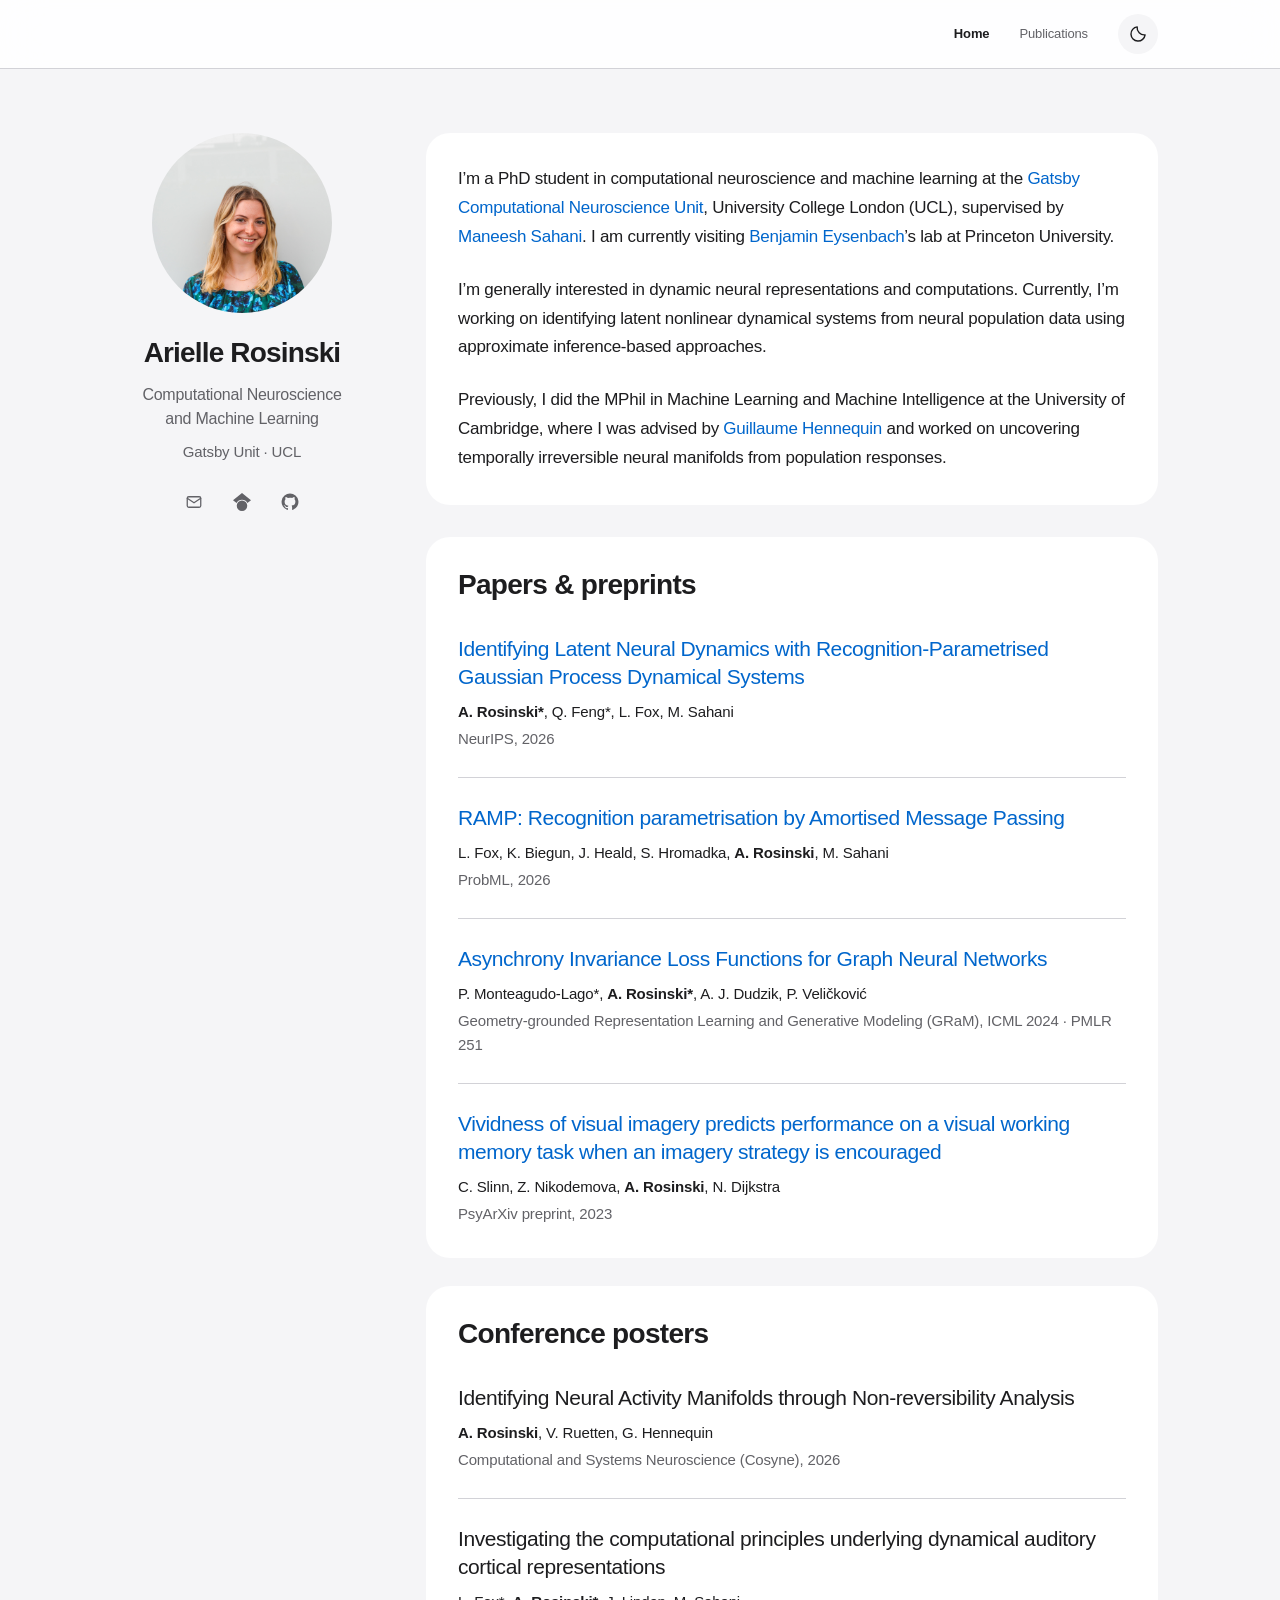
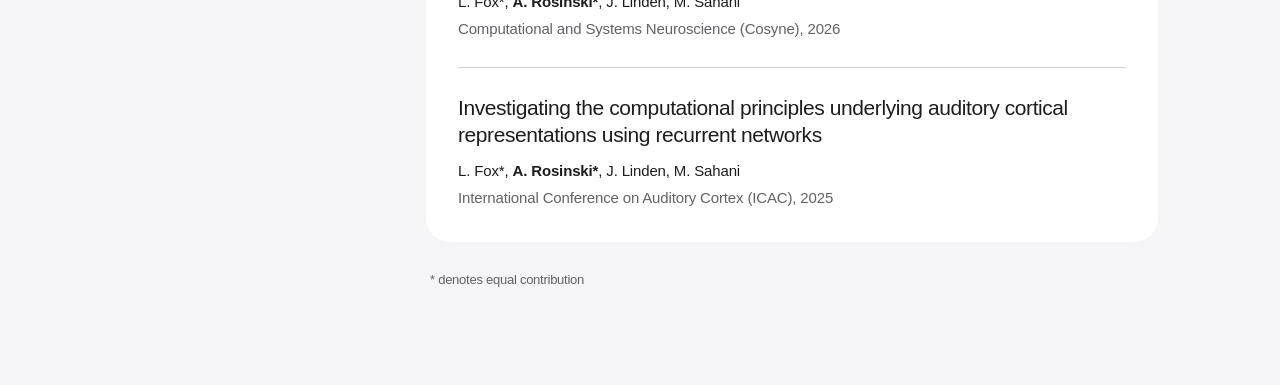
<file: index.html>
<!doctype html>
<html lang="en">
<head>
  <meta charset="utf-8">
  <meta name="viewport" content="width=device-width, initial-scale=1">
  <title>Arielle Rosinski | Computational Neuroscience &amp; Machine Learning</title>
  <meta name="description" content="Arielle Rosinski, PhD student at UCL’s Gatsby Unit. Research in computational neuroscience, machine learning, neural population dynamics and approximate inference.">
  <link rel="canonical" href="https://ariellerosinski.github.io/">
  <meta property="og:title" content="Arielle Rosinski">
  <meta property="og:description" content="Arielle Rosinski, PhD student at UCL’s Gatsby Unit. Research in computational neuroscience, machine learning, neural population dynamics and approximate inference.">
  <meta property="og:type" content="website">
  <meta property="og:url" content="https://ariellerosinski.github.io/">
  <meta property="og:image" content="https://ariellerosinski.github.io/assets/img/arielle-rosinski.jpg">
  <script type="application/ld+json">
  {
    "@context": "https://schema.org",
    "@type": "ProfilePage",
    "url": "https://ariellerosinski.github.io/",
    "name": "Arielle Rosinski | Computational Neuroscience & Machine Learning",
    "mainEntity": {
      "@type": "Person",
      "@id": "https://ariellerosinski.github.io/#person",
      "name": "Arielle Rosinski",
      "url": "https://ariellerosinski.github.io/",
      "image": "https://ariellerosinski.github.io/assets/img/arielle-rosinski.jpg",
      "description": "PhD student in computational neuroscience and machine learning at the Gatsby Computational Neuroscience Unit, University College London (UCL), researching dynamic neural representations and nonlinear dynamical systems using approximate inference.",
      "affiliation": {
        "@type": "Organization",
        "name": "Gatsby Computational Neuroscience Unit",
        "url": "https://www.ucl.ac.uk/life-sciences/gatsby",
        "parentOrganization": {
          "@type": "CollegeOrUniversity",
          "name": "University College London",
          "alternateName": "UCL"
        }
      },
      "knowsAbout": [
        "Computational neuroscience",
        "Machine learning",
        "Dynamic neural representations",
        "Neural population data",
        "Latent nonlinear dynamical systems",
        "Approximate inference"
      ],
      "sameAs": [
        "https://scholar.google.com/citations?user=RhxSyCEAAAAJ&hl=en",
        "https://github.com/ariellerosinski"
      ]
    }
  }
  </script>
  <link rel="icon" href="./assets/img/favicon.svg?v=neural-raster-1" type="image/svg+xml">
  <link rel="icon" href="./assets/img/neural-raster-32.png" type="image/png" sizes="32x32">
  <link rel="icon" href="./assets/img/neural-raster-64.png" type="image/png" sizes="64x64">
  <link rel="icon" href="./assets/img/neural-raster-512.png" type="image/png" sizes="512x512">
  <script src="./assets/js/theme.5fb4ff00ee53.js"></script>
  <link rel="stylesheet" href="./assets/css/style.73c10dc1ecda.css">
</head>
<body class="home-page">
  <a class="skip-link" href="#main-content">Skip to content</a>
  <header class="site-header">
      <nav class="navigation" aria-label="Main navigation">
          <a href="#home" aria-current="location">Home</a>
          <a href="#publications">Publications</a>
          <button class="theme-toggle" type="button" aria-label="Switch to dark theme" title="Switch to dark theme" hidden>
            <svg class="moon-icon" viewBox="0 0 24 24" fill="none" stroke="currentColor" stroke-width="1.7" stroke-linecap="round" stroke-linejoin="round" aria-hidden="true" focusable="false"><path d="M20.5 13A8.5 8.5 0 0 1 11 3.5 8.5 8.5 0 1 0 20.5 13Z"/></svg>
            <svg class="sun-icon" viewBox="0 0 24 24" fill="none" stroke="currentColor" stroke-width="1.7" stroke-linecap="round" aria-hidden="true" focusable="false"><circle cx="12" cy="12" r="4"/><path d="M12 2v2m0 16v2M2 12h2m16 0h2M4.93 4.93l1.42 1.42m11.3 11.3 1.42 1.42M4.93 19.07l1.42-1.42m11.3-11.3 1.42-1.42"/></svg>
          </button>
        </nav>
  </header>
  <div class="layout">
    <header class="profile" aria-label="Profile">
      <div class="profile-inner">
        <a class="portrait-link" href="#home" aria-label="Arielle Rosinski — home">
          <img class="portrait" src="./assets/img/arielle-rosinski.jpg" alt="Arielle Rosinski" width="180" height="180">
        </a>
        <div class="profile-copy">
          <h1 class="profile-name"><a href="#home">Arielle Rosinski</a></h1>
          <p class="affiliation">Computational Neuroscience<br>and Machine Learning<span class="institution">Gatsby Unit · UCL</span></p>
          <div class="profile-links">
            <a href="mailto:arielle.rosinski.19@ucl.ac.uk" aria-label="Email Arielle Rosinski at arielle.rosinski.19@ucl.ac.uk" title="Email">
              <svg viewBox="0 0 24 24" fill="none" stroke="currentColor" stroke-width="1.7" stroke-linecap="round" stroke-linejoin="round" aria-hidden="true" focusable="false"><rect x="3" y="5" width="18" height="14" rx="2"/><path d="m3 7 9 6 9-6"/></svg>
            </a>
            <a class="scholar-link" href="https://scholar.google.com/citations?user=RhxSyCEAAAAJ&amp;hl=en" aria-label="Arielle Rosinski on Google Scholar" title="Google Scholar" target="_blank" rel="noopener noreferrer">
              <svg viewBox="0 0 24 24" fill="currentColor" aria-hidden="true" focusable="false"><path d="M12 24a7 7 0 1 1 0-14 7 7 0 0 1 0 14zM12 0 0 9.5l4.838 3.94A8 8 0 0 1 12 9a8 8 0 0 1 7.162 4.44L24 9.5 12 0z"/></svg>
            </a>
            <a href="https://github.com/ariellerosinski" aria-label="Arielle Rosinski on GitHub" title="GitHub" target="_blank" rel="noopener noreferrer">
              <svg viewBox="0 0 24 24" fill="currentColor" aria-hidden="true"><path d="M12 .75a11.25 11.25 0 0 0-3.56 21.92c.56.1.77-.24.77-.54v-2.1c-3.13.68-3.79-1.33-3.79-1.33-.51-1.3-1.25-1.65-1.25-1.65-1.02-.7.08-.69.08-.69 1.13.08 1.72 1.16 1.72 1.16 1 1.72 2.63 1.22 3.27.94.1-.73.39-1.22.72-1.5-2.5-.28-5.13-1.25-5.13-5.57 0-1.23.44-2.23 1.16-3.01-.12-.28-.5-1.43.11-2.98 0 0 .95-.3 3.1 1.15A10.8 10.8 0 0 1 12 6.17c.96 0 1.92.13 2.82.38 2.15-1.46 3.09-1.15 3.09-1.15.62 1.55.23 2.7.12 2.98.72.78 1.15 1.78 1.15 3.01 0 4.33-2.63 5.29-5.14 5.57.4.35.77 1.03.77 2.08v3.09c0 .3.2.65.78.54A11.25 11.25 0 0 0 12 .75Z"/></svg>
            </a>
          </div>
        </div>
      </div>
    </header>
    <div class="content">
      <main id="main-content">
        <section id="home" class="biography" aria-label="Home" tabindex="-1">
          <p>I’m a PhD student in computational neuroscience and machine learning at the <a href="https://www.ucl.ac.uk/life-sciences/gatsby" target="_blank" rel="noopener noreferrer">Gatsby Computational Neuroscience Unit</a>, University College London (UCL), supervised by <a href="https://www.gatsby.ucl.ac.uk/~maneesh/" target="_blank" rel="noopener noreferrer">Maneesh Sahani</a>. I am currently visiting <a href="https://ben-eysenbach.github.io/" target="_blank" rel="noopener noreferrer">Benjamin Eysenbach</a>’s lab at Princeton University.</p>
          <p>I’m generally interested in dynamic neural representations and computations. Currently, I’m working on identifying latent nonlinear dynamical systems from neural population data using approximate inference-based approaches.</p>
          <p>Previously, I did the MPhil in Machine Learning and Machine Intelligence at the University of Cambridge, where I was advised by <a href="https://cbl.eng.cam.ac.uk/people/gjeh2/" target="_blank" rel="noopener noreferrer">Guillaume Hennequin</a> and worked on uncovering temporally irreversible neural manifolds from population responses.</p>
        </section>
        <section id="publications" aria-label="Publications" tabindex="-1">
          <section class="publication-section" aria-labelledby="papers">
            <h2 id="papers">Papers & preprints</h2>
            <ol class="publication-list">
              <li class="publication">
                <article>
                  <h3><a href="https://arxiv.org/abs/2611.17487" target="_blank" rel="noopener noreferrer">Identifying Latent Neural Dynamics with Recognition-Parametrised Gaussian Process Dynamical Systems</a></h3>
                  <p class="authors"><strong>A. Rosinski*</strong>, Q. Feng*, L. Fox, M. Sahani</p>
                  <p class="venue">NeurIPS, 2026</p>
                </article>
              </li>
              <li class="publication">
                <article>
                  <h3><a href="https://arxiv.org/abs/2607.18883" target="_blank" rel="noopener noreferrer">RAMP: Recognition parametrisation by Amortised Message Passing</a></h3>
                  <p class="authors">L. Fox, K. Biegun, J. Heald, S. Hromadka, <strong>A. Rosinski</strong>, M. Sahani</p>
                  <p class="venue">ProbML, 2026</p>
                </article>
              </li>
              <li class="publication">
                <article>
                  <h3><a href="https://proceedings.mlr.press/v251/monteagudo-lago24a.html" target="_blank" rel="noopener noreferrer">Asynchrony Invariance Loss Functions for Graph Neural Networks</a></h3>
                  <p class="authors">P. Monteagudo-Lago*, <strong>A. Rosinski*</strong>, A. J. Dudzik, P. Veličković</p>
                  <p class="venue">Geometry-grounded Representation Learning and Generative Modeling (GRaM), ICML 2024 · PMLR 251</p>
                </article>
              </li>
              <li class="publication">
                <article>
                  <h3><a href="https://doi.org/10.31234/osf.io/34wsv" target="_blank" rel="noopener noreferrer">Vividness of visual imagery predicts performance on a visual working memory task when an imagery strategy is encouraged</a></h3>
                  <p class="authors">C. Slinn, Z. Nikodemova, <strong>A. Rosinski</strong>, N. Dijkstra</p>
                  <p class="venue">PsyArXiv preprint, 2023</p>
                </article>
              </li>
            </ol>
          </section>
          <section class="publication-section" aria-labelledby="posters">
            <h2 id="posters">Conference posters</h2>
            <ol class="publication-list">
              <li class="publication">
                <article>
                  <h3>Identifying Neural Activity Manifolds through Non-reversibility Analysis</h3>
                  <p class="authors"><strong>A. Rosinski</strong>, V. Ruetten, G. Hennequin</p>
                  <p class="venue">Computational and Systems Neuroscience (Cosyne), 2026</p>
                </article>
              </li>
              <li class="publication">
                <article>
                  <h3>Investigating the computational principles underlying dynamical auditory cortical representations</h3>
                  <p class="authors">L. Fox*, <strong>A. Rosinski*</strong>, J. Linden, M. Sahani</p>
                  <p class="venue">Computational and Systems Neuroscience (Cosyne), 2026</p>
                </article>
              </li>
              <li class="publication">
                <article>
                  <h3>Investigating the computational principles underlying auditory cortical representations using recurrent networks</h3>
                  <p class="authors">L. Fox*, <strong>A. Rosinski*</strong>, J. Linden, M. Sahani</p>
                  <p class="venue">International Conference on Auditory Cortex (ICAC), 2025</p>
                </article>
              </li>
            </ol>
          </section>
          <p class="publication-note">* denotes equal contribution</p>
        </section>
      </main>
    </div>
  </div>
</body>
</html>
</file>
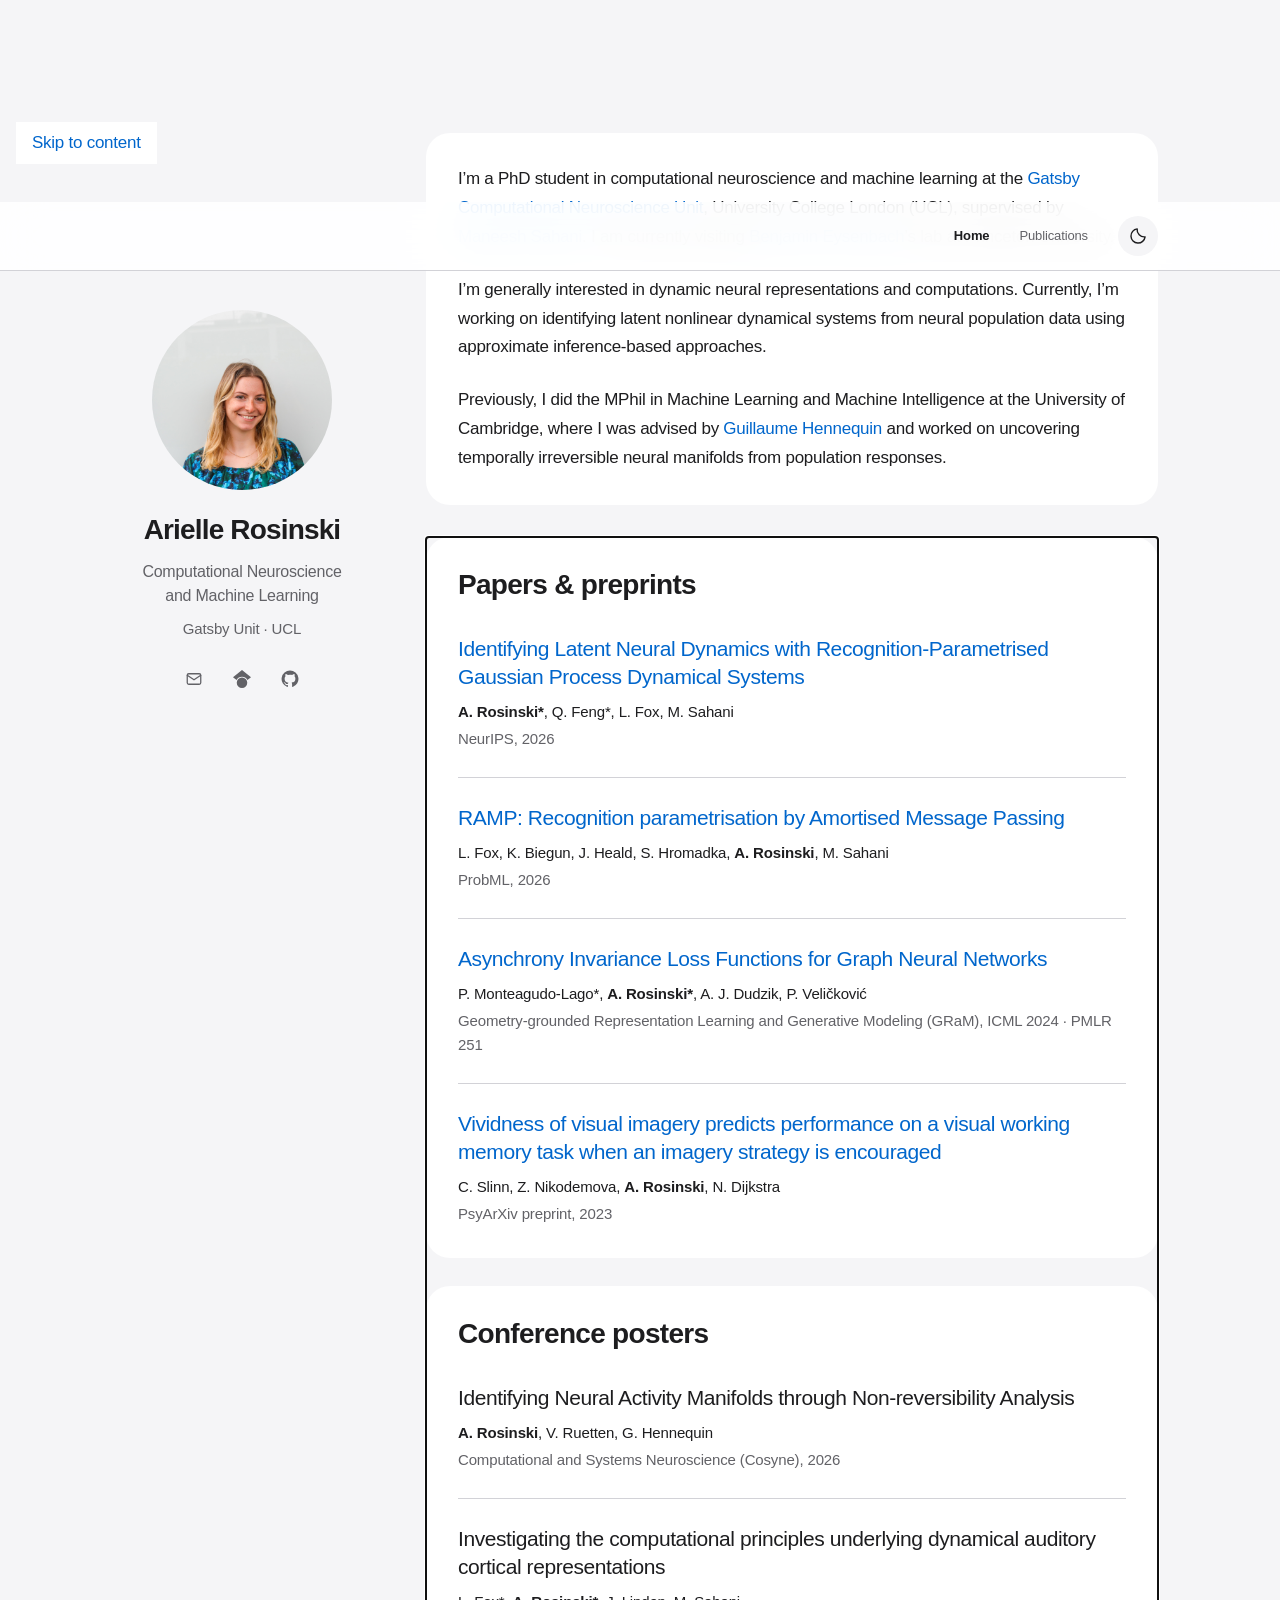
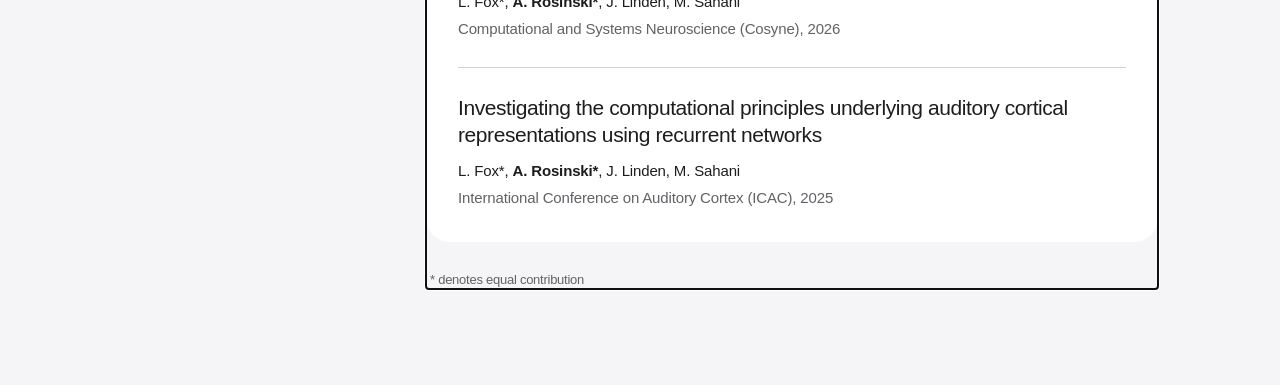
<file: pubs/index.html>
<!doctype html>
<html lang="en">
<head>
  <meta charset="utf-8">
  <meta name="viewport" content="width=device-width, initial-scale=1">
  <title>Arielle Rosinski | Publications</title>
  <link rel="canonical" href="https://ariellerosinski.github.io/">
  <meta http-equiv="refresh" content="0; url=../?v=c79634238a6d#publications">
</head>
<body>
  <p><a href="../?v=c79634238a6d#publications">Continue to publications</a></p>
</body>
</html>
</file>
<file: assets/css/style.73c10dc1ecda.css>
:root {
  color-scheme: light;
  --font-text: "SF Pro Text", "SF Pro", -apple-system, BlinkMacSystemFont, "Helvetica Neue", "Segoe UI", Arial, sans-serif;
  --font-display: "SF Pro Display", "SF Pro", -apple-system, BlinkMacSystemFont, "Helvetica Neue", "Segoe UI", Arial, sans-serif;
  --background: #f5f5f7;
  --surface: #fff;
  --nav-background: rgba(255, 255, 255, .88);
  --control-hover: #e8e8ed;
  --ink: #1d1d1f;
  --heading: #1d1d1f;
  --link: #0066cc;
  --link-hover: #004f9e;
  --muted: #626267;
  --line: #d2d2d7;
}

:root[data-theme="dark"] {
  color-scheme: dark;
  --background: #000;
  --surface: #151516;
  --nav-background: rgba(21, 21, 22, .88);
  --control-hover: #2c2c2e;
  --ink: #f5f5f7;
  --heading: #f5f5f7;
  --link: #66b3ff;
  --link-hover: #a6d3ff;
  --muted: #a1a1a6;
  --line: #38383b;
}

* { box-sizing: border-box; }
html { scroll-behavior: smooth; scroll-padding-top: 90px; }
body {
  margin: 0;
  background: var(--background);
  color: var(--ink);
  font-family: var(--font-text);
  font-size: 17px;
  font-weight: 400;
  line-height: 1.5;
  letter-spacing: -.015em;
  font-optical-sizing: auto;
  -webkit-font-smoothing: antialiased;
}
a { color: var(--link); text-decoration: none; text-underline-offset: 4px; }
a:hover { color: var(--link-hover); text-decoration: underline; }
a:focus-visible, button:focus-visible { outline: 3px solid var(--link); outline-offset: 5px; border-radius: 4px; }
.skip-link { position: fixed; top: -80px; left: 16px; padding: 8px 16px; background: var(--surface); z-index: 20; }
.skip-link:focus { top: 12px; }
.site-header { position: sticky; top: 0; z-index: 10; background: var(--nav-background); border-bottom: 1px solid var(--line); -webkit-backdrop-filter: saturate(180%) blur(20px); backdrop-filter: saturate(180%) blur(20px); }
.navigation { display: flex; align-items: center; justify-content: flex-end; gap: 30px; max-width: 1100px; min-height: 68px; margin: 0 auto; padding: 10px 32px; }
.navigation a { color: var(--muted); font-size: 13px; letter-spacing: -.01em; }
.navigation a[aria-current="location"] { color: var(--heading); font-weight: 600; }
.navigation a:hover { color: var(--link); text-decoration: none; }
.theme-toggle { appearance: none; display: inline-flex; align-items: center; justify-content: center; width: 40px; height: 40px; flex-shrink: 0; padding: 10px; border: 0; border-radius: 50%; background: var(--background); color: var(--heading); cursor: pointer; }
.theme-toggle[hidden] { display: none; }
.theme-toggle:hover { background: var(--control-hover); }
.theme-toggle svg { display: block; width: 20px; height: 20px; flex-shrink: 0; }
.theme-toggle .sun-icon { display: none; }
:root[data-theme="dark"] .theme-toggle .moon-icon { display: none; }
:root[data-theme="dark"] .theme-toggle .sun-icon { display: block; }
.layout { display: grid; grid-template-columns: 240px minmax(0, 1fr); align-items: start; gap: 64px; width: 100%; max-width: 1100px; margin: 0 auto; padding: 64px 32px 96px; }
.profile { position: sticky; top: 108px; text-align: center; }
.profile-inner { display: flex; flex-direction: column; align-items: center; gap: 24px; }
.profile-copy { min-width: 0; }
.profile-name { margin: 0 0 14px; font-family: var(--font-display); font-size: 28px; line-height: 1.15; font-weight: 600; letter-spacing: -.03em; }
.profile-name a { color: var(--heading); }
.profile-name a:hover { text-decoration: none; }
.affiliation { margin: 0; color: var(--muted); font-family: var(--font-text); font-size: 16px; line-height: 1.5; letter-spacing: -.015em; }
.institution { display: block; margin-top: 10px; color: var(--muted); font-family: var(--font-text); font-size: 15px; letter-spacing: -.01em; }
.profile-links { display: flex; align-items: center; justify-content: center; gap: 4px; margin-top: 16px; }
.profile-links a { display: inline-flex; align-items: center; justify-content: center; width: 44px; height: 44px; border-radius: 50%; color: var(--muted); }
.profile-links a:hover { color: var(--link); }
.profile-links svg { width: 18px; height: 18px; }
.portrait-link { display: block; border-radius: 50%; }
.portrait { display: block; width: 180px; height: 180px; max-width: 100%; border-radius: 50%; object-fit: cover; }
.content { min-width: 0; width: 100%; }
main { min-width: 0; }
h1, h2, h3 { color: var(--heading); font-family: var(--font-display); }
.page-title { margin: 0 0 36px; font-size: 40px; font-weight: 600; line-height: 1.1; letter-spacing: -.035em; }
h2 { margin: 0 0 28px; font-size: 28px; font-weight: 600; line-height: 1.15; letter-spacing: -.025em; }
p { margin: 0 0 20px; }
.biography { margin-bottom: 32px; padding: 32px; border-radius: 24px; background: var(--surface); line-height: 1.7; }
.biography p { margin-bottom: 24px; }
.biography p:last-child { margin-bottom: 0; }
.publication-section { margin-bottom: 28px; padding: 32px; border-radius: 24px; background: var(--surface); }
.publication-section h2 { margin-bottom: 34px; }
.publication-list { list-style: none; padding: 0; margin: 0; }
.publication { margin: 0; padding: 26px 0; border-top: 1px solid var(--line); }
.publication:first-child { padding-top: 0; border-top: 0; }
.publication:last-child { padding-bottom: 0; }
.publication h3 { margin: 0 0 10px; max-width: 850px; font-size: 21px; line-height: 1.3; font-weight: 500; letter-spacing: -.02em; }
.publication p { margin: 0; font-size: 15px; line-height: 1.6; letter-spacing: -.01em; }
.publication .venue { margin-top: 3px; color: var(--muted); font-style: normal; }
.publication strong { font-weight: 600; }
.publication-note { margin: 24px 4px 0; color: var(--muted); font-size: 13px; }

@media (max-width: 850px) {
  .layout { grid-template-columns: 200px minmax(0, 1fr); gap: 32px; padding: 48px 24px 72px; }
  .portrait { width: 150px; height: 150px; }
  .profile-name { font-size: 25px; }
}
@media (max-width: 620px) {
  .navigation { min-height: 60px; gap: 22px; padding: 10px 22px; }
  .layout { display: block; max-width: 600px; padding: 36px 20px 64px; }
  .profile { position: static; margin-bottom: 40px; }
  .profile-inner { gap: 20px; }
  .portrait { width: 120px; height: 120px; }
  .profile-name { font-size: 28px; }
  .page-title { margin-bottom: 28px; font-size: 32px; }
  .biography { padding: 28px 24px; border-radius: 20px; }
  h2 { font-size: 25px; }
  .publication-section { padding: 28px 24px; border-radius: 20px; }
  .publication h3 { font-size: 19px; }
  .publication p { font-size: 14px; }
}
@media (prefers-reduced-motion: reduce) { html { scroll-behavior: auto; } }
@media print {
  :root, :root[data-theme="dark"] { color-scheme: light; --background: #fff; --surface: #fff; --ink: #1d1d1f; --heading: #1d1d1f; --link: #0066cc; --muted: #626267; --line: #d2d2d7; }
  .site-header, .skip-link { display: none; }
  .layout { display: block; padding: 0; }
  .profile { position: static; margin-bottom: 24px; }
  .profile-inner { gap: 16px; }
  .profile-name { font-size: 28px; }
  .affiliation { font-size: 18px; }
  .portrait { width: 100px; height: 100px; }
  .content { padding: 24px 0; }
  .publication-section { padding: 0; }
  .publication { break-inside: avoid; }
}
</file>
